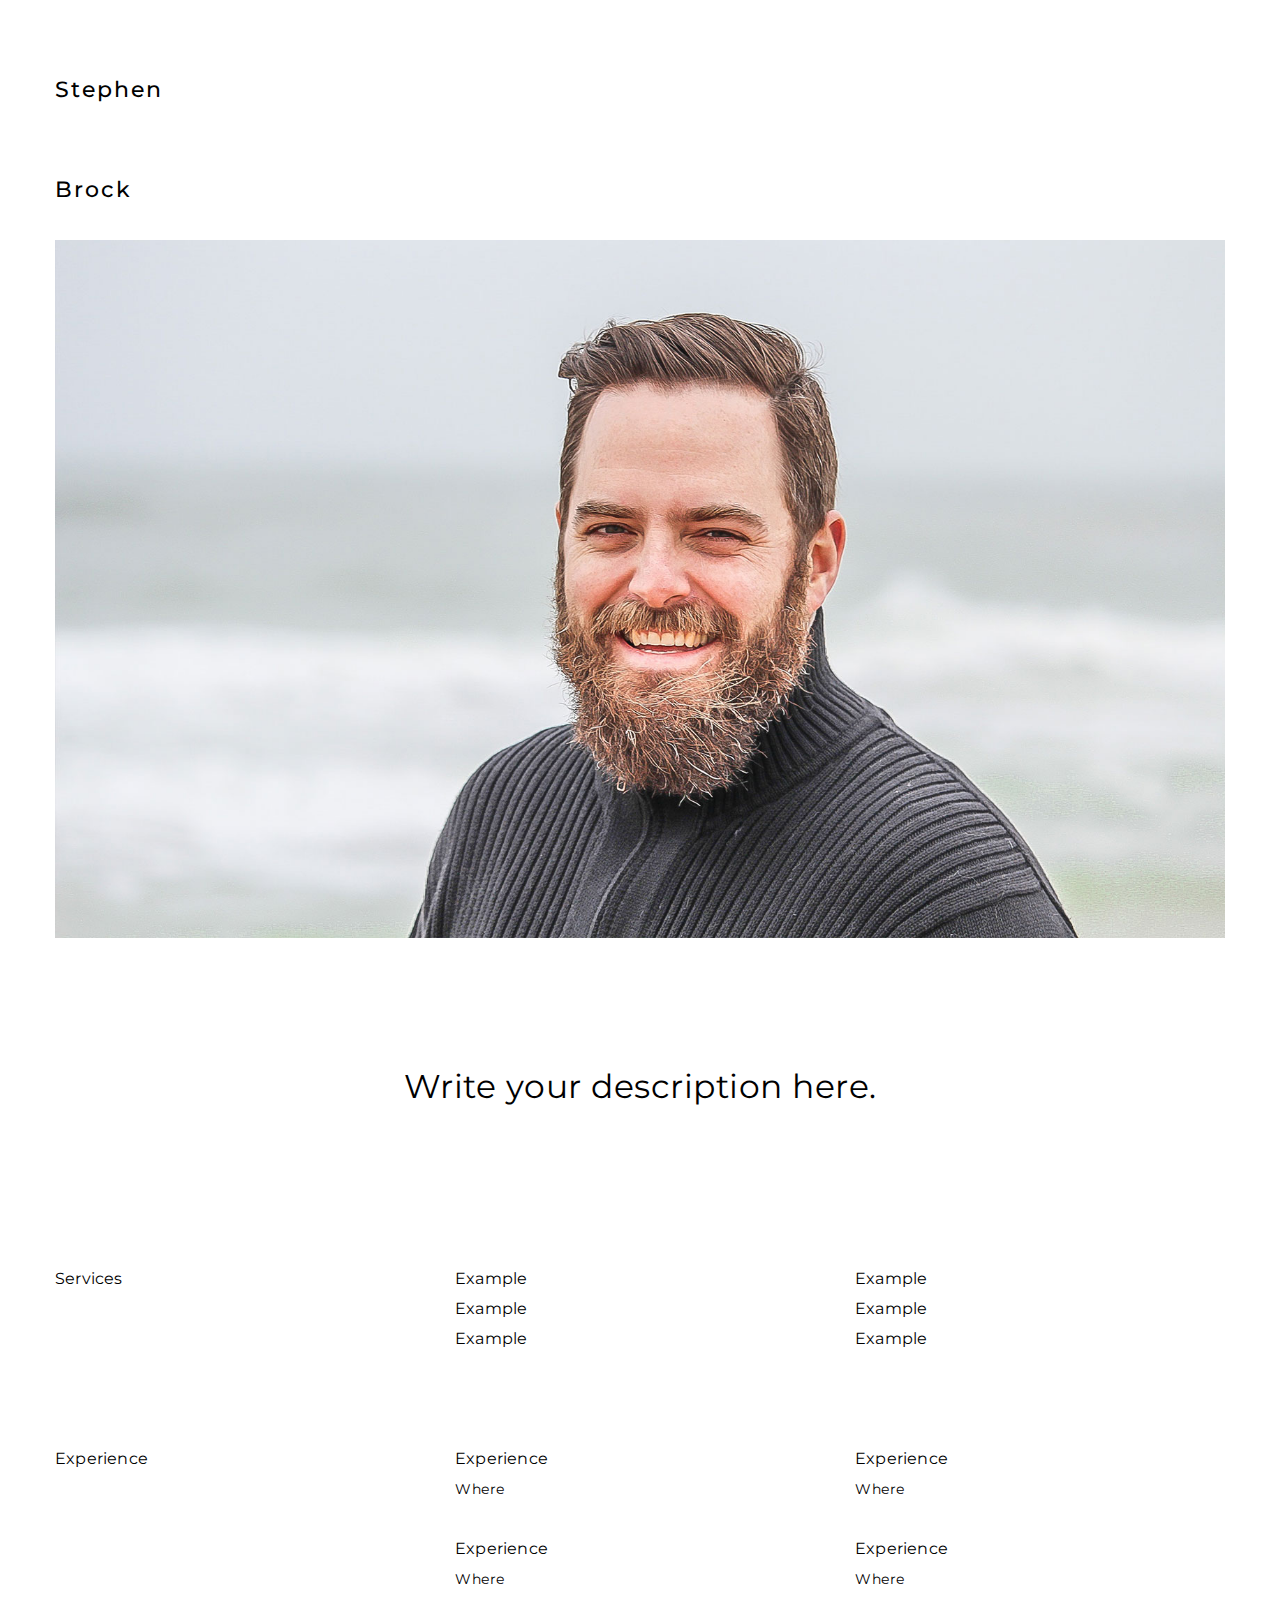
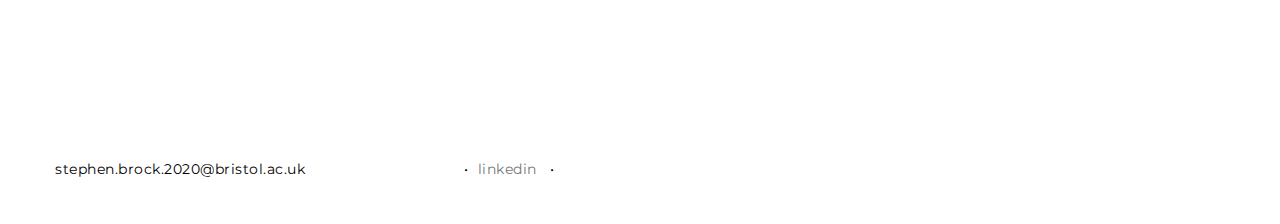
<file: about.html>
<!DOCTYPE html>
<html lang="en-US">

<head>

<!-- Meta Tags -->
<meta http-equiv="Content-Type" content="text/html; charset=UTF-8" />

<meta name="description" content=""/>
<title>About - Name</title>   

<!-- Mobile Specifics -->
<meta name="viewport" content="width=device-width, initial-scale=1.0">
<meta name="HandheldFriendly" content="true"/>
<meta name="MobileOptimized" content="320"/>   

<!-- Bootstrap -->
<link href="assets/css/bootstrap.min.css" rel="stylesheet">

<!-- Main Style -->
<link href="assets/css/main.css" rel="stylesheet">

<!-- Responsive -->
<link href="assets/css/responsive.css" rel="stylesheet">

<!-- Google Font -->
<link href='https://fonts.googleapis.com/css?family=Montserrat:400,700' rel='stylesheet' type='text/css'>
<link href='https://fonts.googleapis.com/css?family=Open+Sans:400,600,700&amp;subset=latin,latin-ext,cyrillic' rel='stylesheet' type='text/css'>

<!-- Fav Icon -->
<link rel="shortcut icon" href="#">

<link rel="apple-touch-icon" href="#">
<link rel="apple-touch-icon" sizes="114x114" href="#">
<link rel="apple-touch-icon" sizes="72x72" href="#">
<link rel="apple-touch-icon" sizes="144x144" href="#">

<!-- Modernizr -->
<script src="assets/js/modernizr.js"></script>

<script src="assets/js/header.js"></script>
</head>


<body>

<main-header></main-header>


<section id="single-team" class="container">
    <div class="row">
      <div class="span12">
        <div class="team-img">
          <img src="assets/img/about.jpg" alt="About">
        </div>
      </div>
    </div>
</section>

<br/>

<!-- Start Intro Box -->
<section id="intro-box" class="margin-0">
	<div class="container">
    <div class="row">
        <div class="span12">   
          <h3 class="center">Write your description here.</h3>
        </div> 
      </div>
    </div>
  </section>
<!-- End Intro Box -->

<!-- Services -->
<section id="single-team" class="container">
  <div class="row">
    <div class="span4">
      <div class="team-name">
        <p>Services</p>
      </div>
    </div>
    <div class="span4">
      <div class="team-name">
        Example<br/>
        Example<br/>
        Example
      </div>
    </div>
    <div class="span4">           
      <div class="team-name">
        Example<br/>
        Example<br/>
        Example
      </div>
    </div>
  </div>
</section>
<!-- End Services -->

<br/>
<br/>
      
<!-- Experiences -->
<section id="single-team" class="container">
  <div class="row">
    <div class="span4">
      <div class="team-description">
         <br/>
          <p>Experience</p>
      </div>
    </div>
    <div class="span4">
      <div class="team-name">
        <br/>
        <p>Experience<br/>
        <h7>Where</h7></p>
        <p>Experience<br/>
        <h7>Where</h7></p>
      </div>
    </div>
    <div class="span4">
      <div class="team-name">
        <br/>
        <p>Experience<br/>
        <h7>Where</h7></p>
        <p>Experience<br/>
        <h7>Where</h7></p>
      </div>
    </div>
  </div>
</section>
<!-- End Experiences -->
   
<br/>
<br/>
<br/>

<main-footer></main-footer>

</body>
</html>
</file>
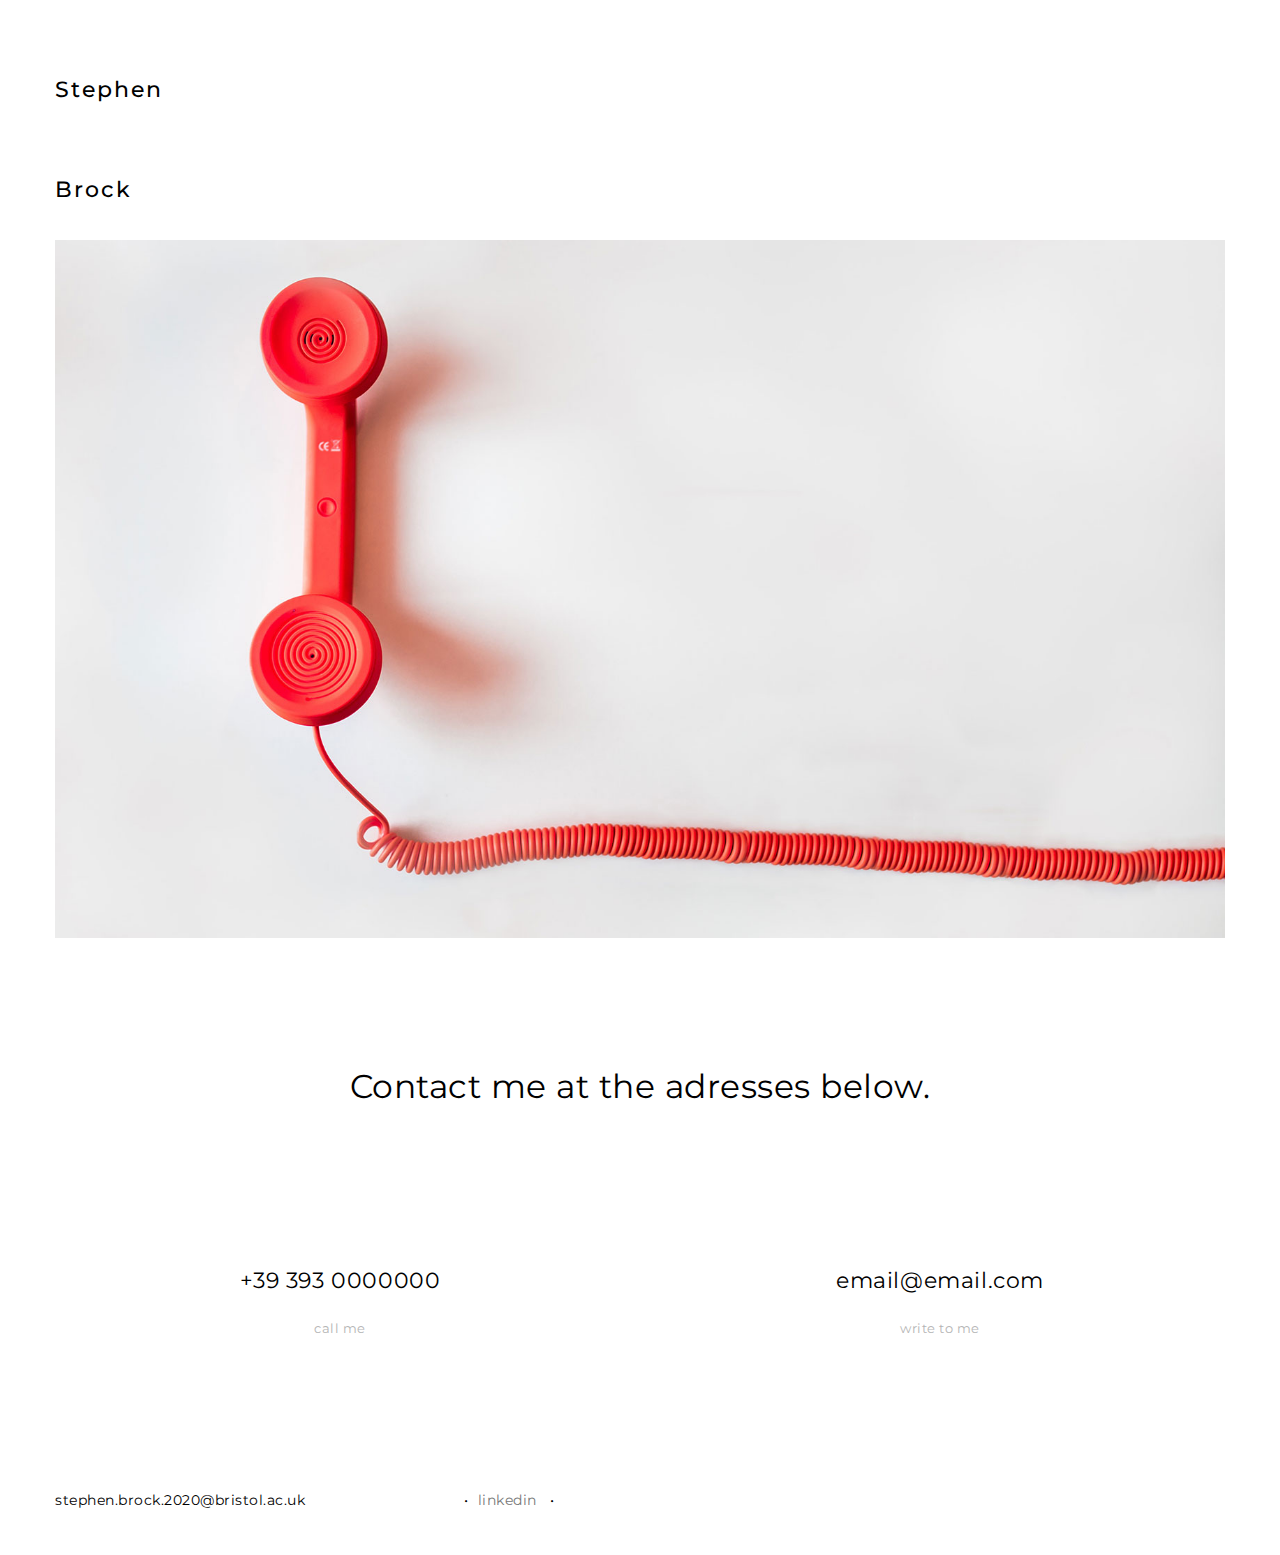
<file: contact.html>
<!DOCTYPE html>
<html lang="en-US">

<head>

<!-- Meta Tags -->
<meta http-equiv="Content-Type" content="text/html; charset=UTF-8" />

<meta name="description" content=""/>
<title>Contacts - Name</title>   

<!-- Mobile Specifics -->
<meta name="viewport" content="width=device-width, initial-scale=1.0">
<meta name="HandheldFriendly" content="true"/>
<meta name="MobileOptimized" content="320"/>   

<!-- Bootstrap -->
<link href="assets/css/bootstrap.min.css" rel="stylesheet">

<!-- Main Style -->
<link href="assets/css/main.css" rel="stylesheet">

<!-- Responsive -->
<link href="assets/css/responsive.css" rel="stylesheet">

<!-- Google Font -->
<link href='https://fonts.googleapis.com/css?family=Montserrat:400,700' rel='stylesheet' type='text/css'>
<link href='https://fonts.googleapis.com/css?family=Open+Sans:400,600,700&amp;subset=latin,latin-ext,cyrillic' rel='stylesheet' type='text/css'>

<!-- Fav Icon -->
<link rel="shortcut icon" href="#">

<link rel="apple-touch-icon" href="#">
<link rel="apple-touch-icon" sizes="114x114" href="#">
<link rel="apple-touch-icon" sizes="72x72" href="#">
<link rel="apple-touch-icon" sizes="144x144" href="#">

<!-- Modernizr -->
<script src="assets/js/modernizr.js"></script>

<script src="assets/js/header.js"></script>

</head>


<body>

<main-header></main-header>

<section id="single-team" class="container">
    <div class="row">
        <div class="span12">
    	    <div class="team-img">
                <img src="assets/img/contact.jpg" alt="Contacts">
            </div>
        </div>
    </div>
</section>

<br/>

<!-- Start Intro Box -->
<section id="intro-box" class="margin-0">
	<div class="container">
        <div class="row">
            <div class="span12">     
                <h3 class="center">Contact me at the adresses below.</h3>
            </div> 
        </div>
    </div>
</section>
<!-- End Intro Box -->

<section id="single-team" class="container">
    <div class="row">
        <div class="span6">
            <h3>+39 393 0000000</h3>
            <h6>call me</h6>
        </div>
        <div class="span6">
            <h3>email@email.com</h3>
            <h6>write to me</h6>
      
            <br/>
            <br/>
            <br/>
        </div>
    </div>
</section>

<main-footer></main-footer>

</body>
</html>
</file>
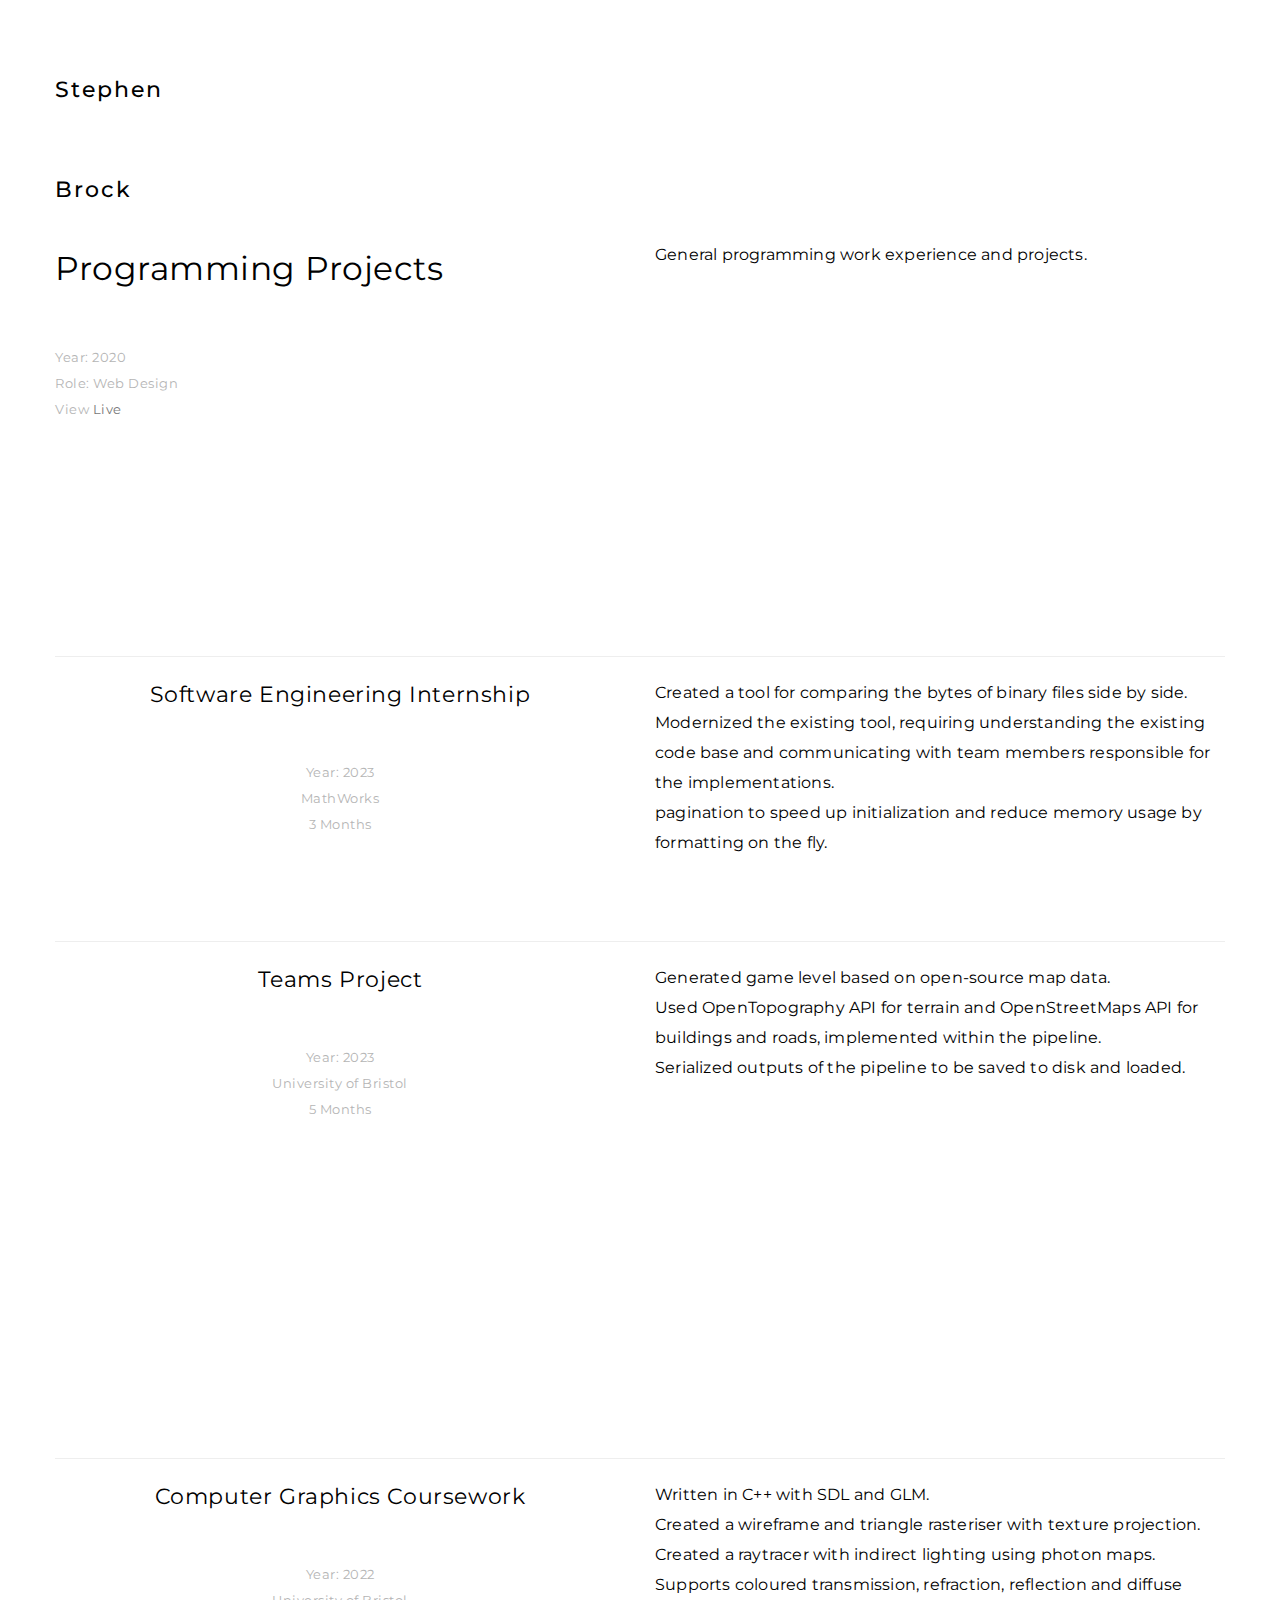
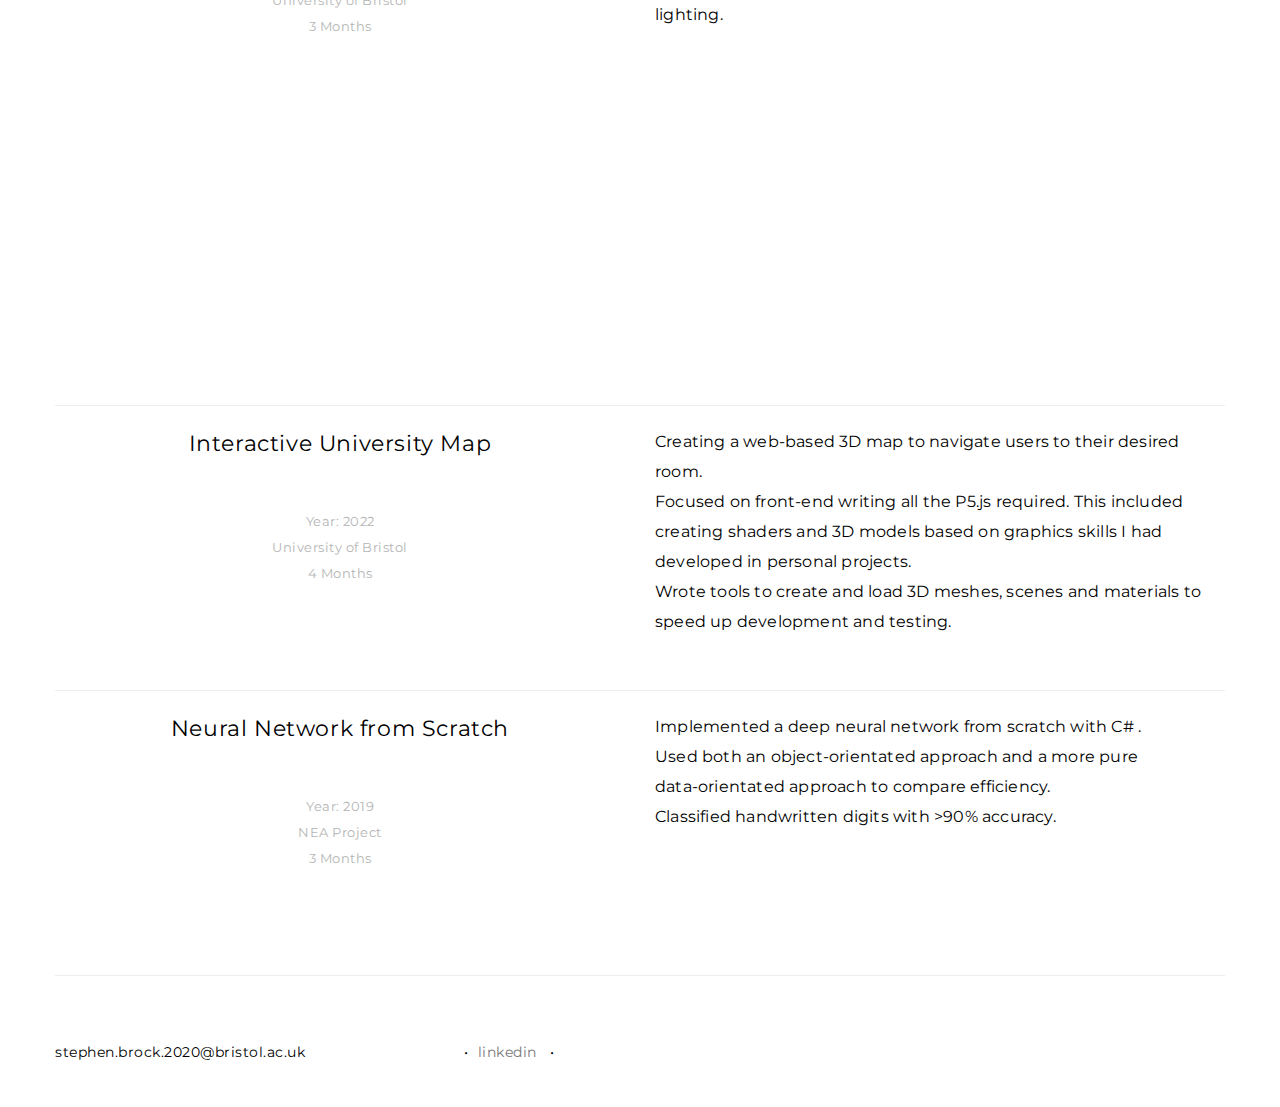
<file: programming.html>
<!DOCTYPE html>
<html lang="en-US">

<head>

<!-- Meta Tags -->
<meta http-equiv="Content-Type" content="text/html; charset=UTF-8" />

<meta name="description" content=""/>
<title>Programming - Stephen</title>   

<!-- Mobile Specifics -->
<meta name="viewport" content="width=device-width, initial-scale=1.0">
<meta name="HandheldFriendly" content="true"/>
<meta name="MobileOptimized" content="320"/>   

<!-- Bootstrap -->
<link href="assets/css/bootstrap.min.css" rel="stylesheet">

<!-- Main Style -->
<link href="assets/css/main.css" rel="stylesheet">

<!-- Responsive -->
<link href="assets/css/responsive.css" rel="stylesheet">

<!-- Google Font -->
<link href='https://fonts.googleapis.com/css?family=Montserrat:400,700' rel='stylesheet' type='text/css'>
<link href='https://fonts.googleapis.com/css?family=Open+Sans:400,600,700&amp;subset=latin,latin-ext,cyrillic' rel='stylesheet' type='text/css'>

<!-- Fav Icon -->
<link rel="shortcut icon" href="#">

<link rel="apple-touch-icon" href="#">
<link rel="apple-touch-icon" sizes="114x114" href="#">
<link rel="apple-touch-icon" sizes="72x72" href="#">
<link rel="apple-touch-icon" sizes="144x144" href="#">

<!-- Modernizr -->
<script src="assets/js/modernizr.js"></script>
<script src="assets/js/header.js"></script>
</head>


<body>

<main-header></main-header>

<section id="single-team" class="container">

<!-- Start Intro Box -->
<section id="intro-box" class="margin-0">
	<div class="container">
        <div class="row">
            <div class="span6">
                <h3>Programming Projects</h3>
                <br/>
                <h6><p>Year: 2020<br/> <br/> 
                Role: Web Design<br/> <br/>
                View <a href="" target="_blank">Live</a></p></h6>
                <br/><br/>
            </div> 
            <div class="span6">
                <p>General programming work experience and projects.</p>
            </div> 
        </div>
    </div>
</section>
<!-- End Intro Box -->

<hr>
      
<!-- MathWorks -->
<section class="margin-0">
    <div class="container">
        <div class="row">
            <div class="span6">
                <h3>Software Engineering Internship</h3>
                <br />
                <h6>
                    <p>Year: 2023<br /> <br />
                        MathWorks <br/> <br />
                        3 Months</p>
                </h6>
                <br /><br />
            </div>
            <div class="span6">
                <p>Created a tool for comparing the bytes of binary files side by side. <br />
                Modernized the existing tool, requiring understanding the existing code base and communicating with team members
                responsible for the implementations. <br />
                pagination to speed up initialization and reduce memory usage by formatting on the fly.</p>
            </div>
        </div>
    </div>
</section>
<!-- End MathWorks -->

<hr>

<!-- Teams Project -->
<section class="margin-0">
    <div class="container">
        <div class="row">
            <div class="span6">
                <h3>Teams Project</h3>
                <br />
                <h6>
                    <p>Year: 2023<br /> <br />
                        University of Bristol <br /> <br />
                        5 Months</p>
                </h6>
                <br /><br />
            </div>
            <div class="span6">
                <p> 
                    Generated game level based on open‑source map data. <br />
                    Used OpenTopography API for terrain and OpenStreetMaps API for buildings and roads, implemented within the pipeline. <br />
                    Serialized outputs of the pipeline to be saved to disk and loaded. <br />
                </p>
                <iframe width="560" height="315" src="https://www.youtube-nocookie.com/embed/2H-Qpqbo92M?si=d3PxyvwllVj8uDAB"
                    title="YouTube video player" frameborder="0"
                    allow="accelerometer; autoplay; clipboard-write; encrypted-media; gyroscope; picture-in-picture; web-share"
                    allowfullscreen></iframe>
            </div>
        </div>
    </div>
</section>

<!-- End Teams Project -->

<hr>

<!-- Teams Project -->

<section class="margin-0">
    <div class="container">
        <div class="row">
            <div class="span6">
                <h3>Computer Graphics Coursework</h3>
                <br />
                <h6>
                    <p>Year: 2022<br /> <br />
                        University of Bristol <br /> <br />
                        3 Months</p>
                </h6>
                <br /><br />
            </div>
            <div class="span6">
                <p>
                    Written in C++ with SDL and GLM. <br />
                    Created a wireframe and triangle rasteriser with texture projection. <br />
                    Created a raytracer with indirect lighting using photon maps. Supports coloured transmission, refraction, reflection and diffuse lighting. <br />
                </p>
                <iframe width="560" height="315" src="https://www.youtube-nocookie.com/embed/oaaO2hCJNBQ?si=ZkJApEI7ingRvQ_b"
                    title="YouTube video player" frameborder="0"
                    allow="accelerometer; autoplay; clipboard-write; encrypted-media; gyroscope; picture-in-picture; web-share"
                    allowfullscreen></iframe>
            </div>
        </div>
    </div>
</section>

<!-- End Teams Project -->

<hr>

<!-- SPE -->
<section class="margin-0">
    <div class="container">
        <div class="row">
            <div class="span6">
                <h3>Interactive University Map</h3>
                <br />
                <h6>
                    <p>Year: 2022<br /> <br />
                        University of Bristol <br /> <br />
                        4 Months</p>
                </h6>
                <br /><br />
            </div>
            <div class="span6">
                <p>
                    Creating a web‑based 3D map to navigate users to their desired room. <br/>
                    Focused on front‑end writing all the P5.js required. This included creating shaders and 3D models based on graphics skills I had developed in personal projects. <br />
                    Wrote tools to create and load 3D meshes, scenes and materials to speed up development and testing.
                </p>
            </div>
        </div>
    </div>
</section>
<!-- End SPE -->

<hr><!-- SPE -->
<section class="margin-0">
    <div class="container">
        <div class="row">
            <div class="span6">
                <h3>Neural Network from Scratch</h3>
                <br />
                <h6>
                    <p>Year: 2019<br /> <br />
                        NEA Project <br /> <br />
                        3 Months</p>
                </h6>
                <br /><br />
            </div>
            <div class="span6">
                <p>
                    Implemented a deep neural network from scratch with C# . <br />
                    Used both an object‑orientated approach and a more pure data‑orientated approach to compare efficiency. <br />
                    Classified handwritten digits with >90% accuracy. <br />
                </p>
            </div>
        </div>
    </div>
</section>
<!-- End SPE -->

<hr>



<main-footer></main-footer>

</body>
</html>
</file>
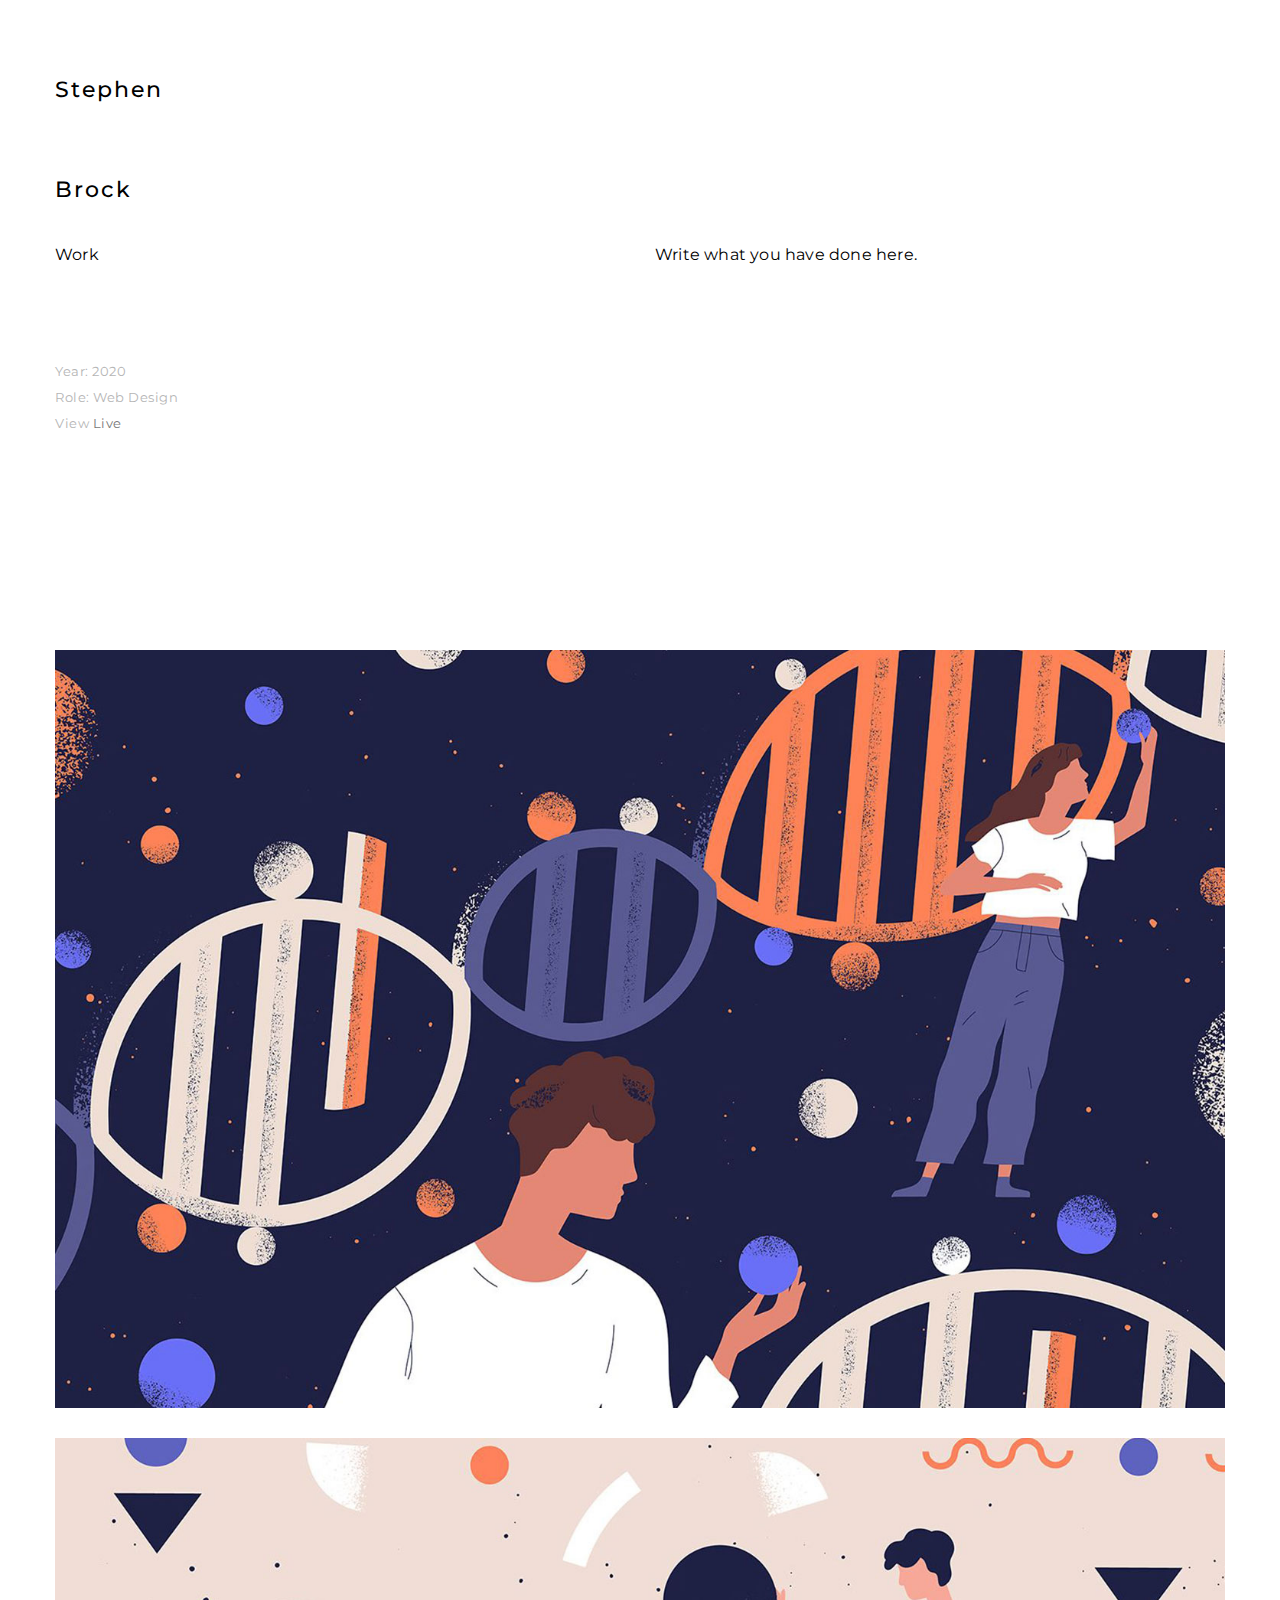
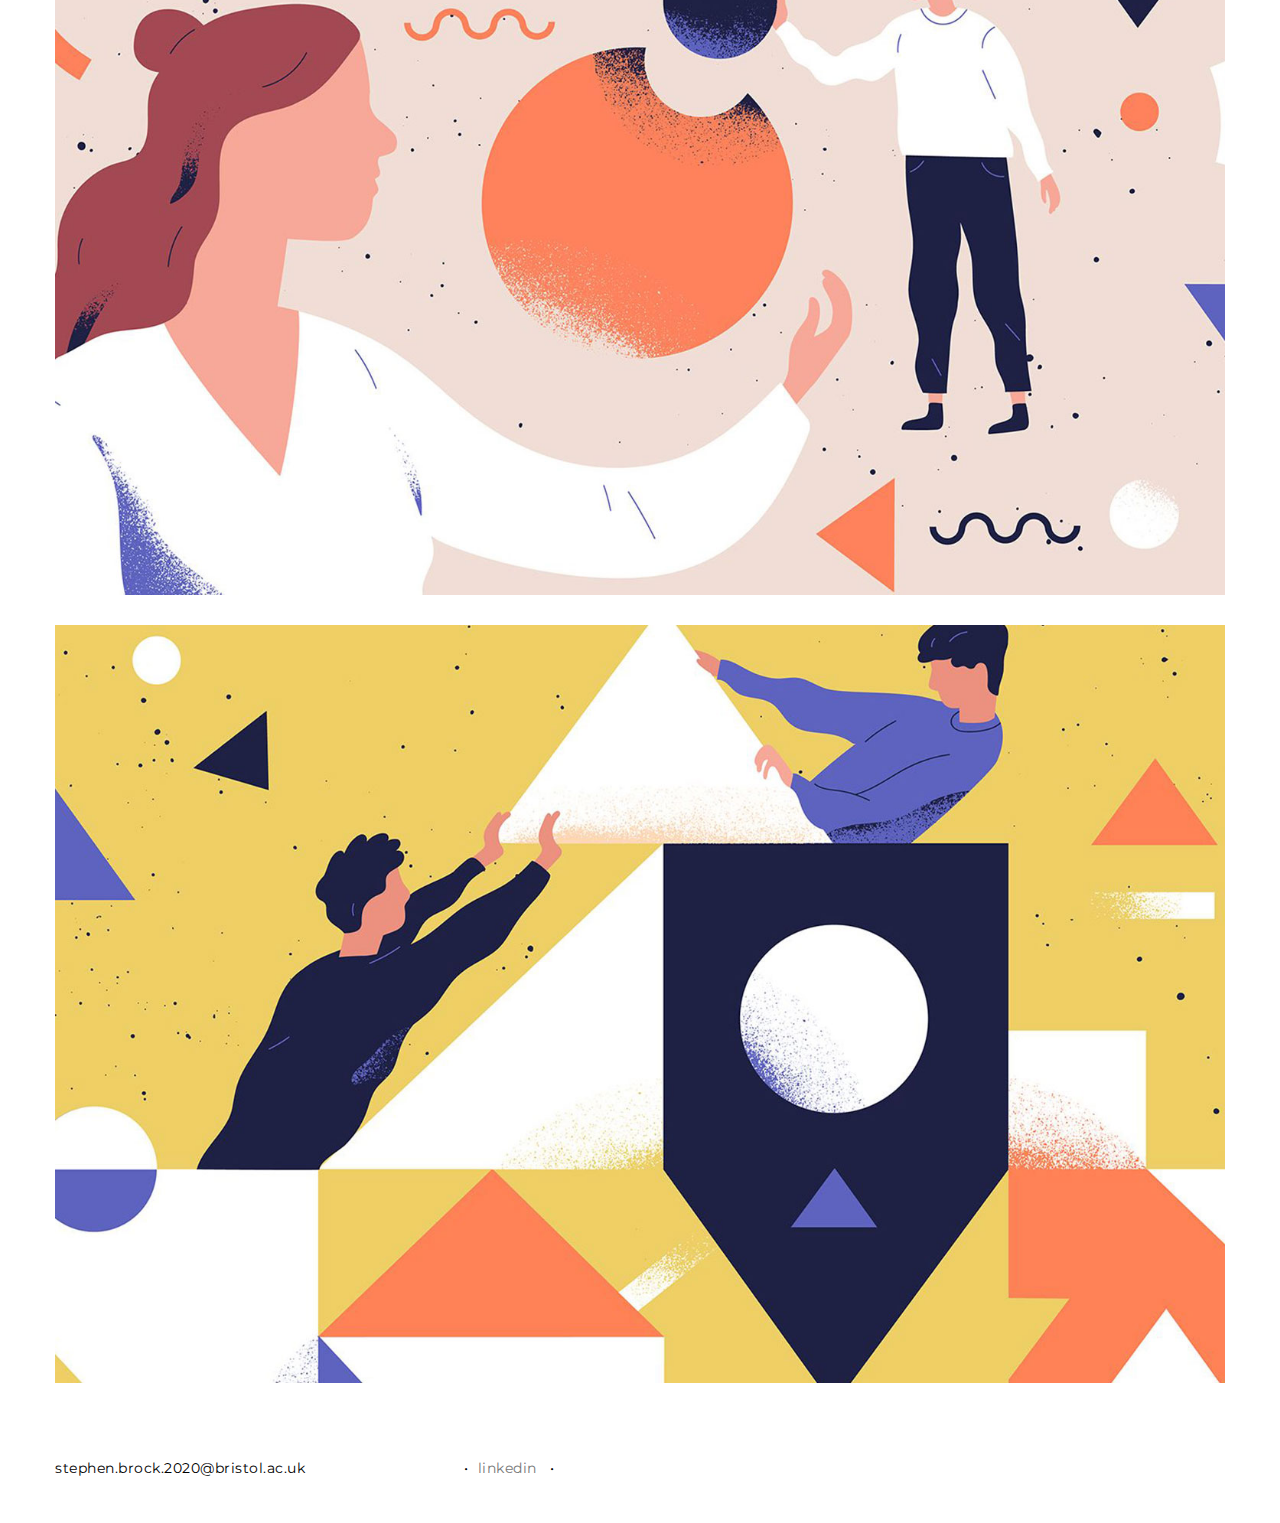
<file: shaders.html>
<!DOCTYPE html>
<html lang="en-US">

<head>

<!-- Meta Tags -->
<meta http-equiv="Content-Type" content="text/html; charset=UTF-8" />

<meta name="description" content=""/>
<title>Work - Name</title>   

<!-- Mobile Specifics -->
<meta name="viewport" content="width=device-width, initial-scale=1.0">
<meta name="HandheldFriendly" content="true"/>
<meta name="MobileOptimized" content="320"/>   

<!-- Bootstrap -->
<link href="assets/css/bootstrap.min.css" rel="stylesheet">

<!-- Main Style -->
<link href="assets/css/main.css" rel="stylesheet">

<!-- Responsive -->
<link href="assets/css/responsive.css" rel="stylesheet">

<!-- Google Font -->
<link href='https://fonts.googleapis.com/css?family=Montserrat:400,700' rel='stylesheet' type='text/css'>
<link href='https://fonts.googleapis.com/css?family=Open+Sans:400,600,700&amp;subset=latin,latin-ext,cyrillic' rel='stylesheet' type='text/css'>

<!-- Fav Icon -->
<link rel="shortcut icon" href="#">

<link rel="apple-touch-icon" href="#">
<link rel="apple-touch-icon" sizes="114x114" href="#">
<link rel="apple-touch-icon" sizes="72x72" href="#">
<link rel="apple-touch-icon" sizes="144x144" href="#">

<!-- Modernizr -->
<script src="assets/js/modernizr.js"></script>
<script src="assets/js/header.js"></script>
</head>


<body>

<main-header></main-header>

<section id="single-team" class="container">

<!-- Start Intro Box -->
<section id="intro-box" class="margin-0">
	<div class="container">
        <div class="row">
            <div class="span6">
                <p>Work<p>
                <br/>
                <h6><p>Year: 2020<br/> <br/> 
                Role: Web Design<br/> <br/>
                View <a href="" target="_blank">Live</a></p></h6>
                <br/><br/>
            </div> 
            <div class="span6">
                <p>Write what you have done here.</p>
            </div> 
        </div>
    </div>
</section>
<!-- End Intro Box -->
      
<!-- Images -->
<section id="single-team" class="container">
    <div class="row">
        <div class="span12">
    	    <div class="team-img">
                <img src="assets/img/home1.jpg" alt="">
            </div>
        </div>
    <div class="span12">
    	<div class="team-img">
            <img src="assets/img/home2.jpg" alt="">
        </div>
    </div>
    <div class="span12">
    	<div class="team-img">
            <img src="assets/img/home4.jpg" alt="">
        </div>
    </div>
</section>
<!-- End Images -->

<main-footer></main-footer>

</body>
</html>
</file>
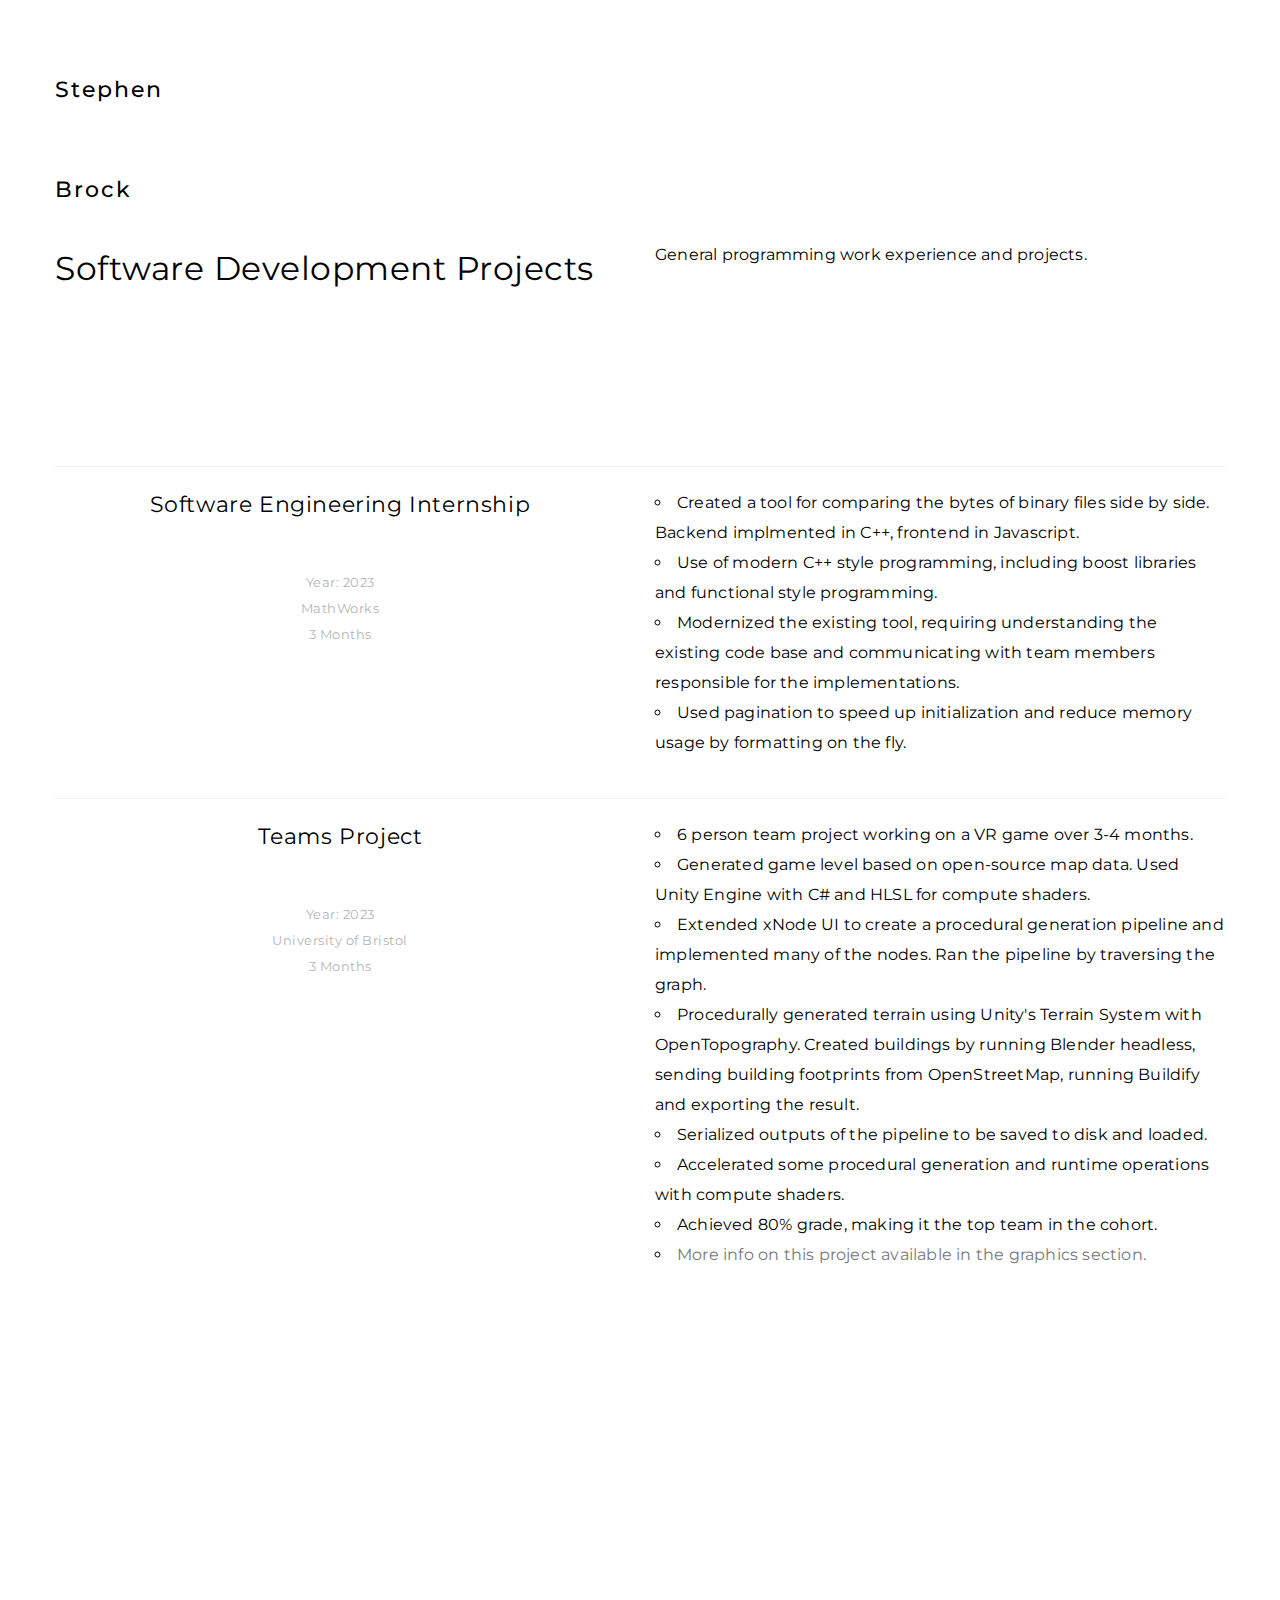
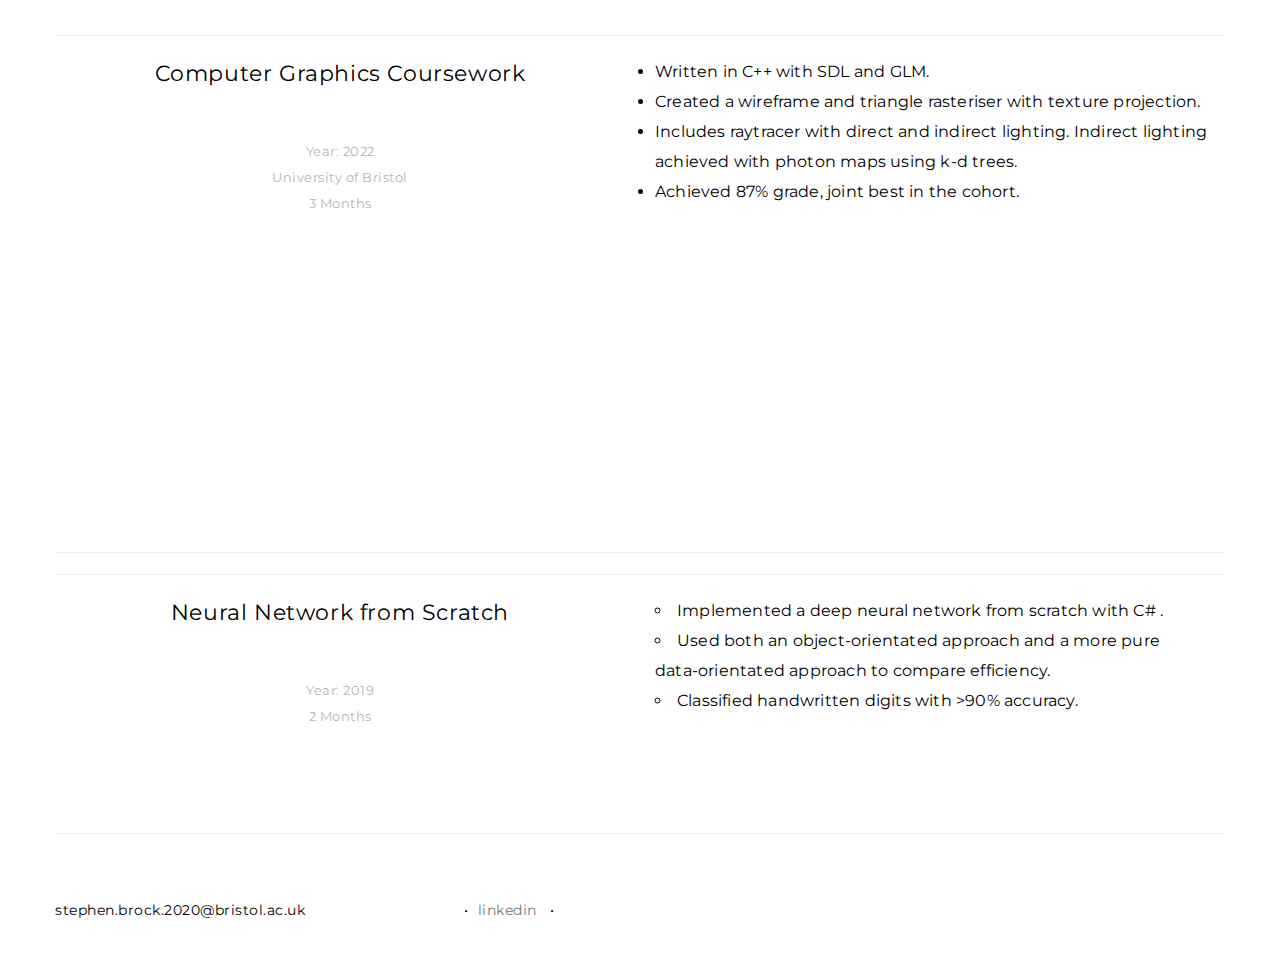
<file: software.html>
<!DOCTYPE html>
<html lang="en-US">

<head>

<!-- Meta Tags -->
<meta http-equiv="Content-Type" content="text/html; charset=UTF-8" />

<meta name="description" content=""/>
<title>Software Development - Stephen</title>   

<!-- Mobile Specifics -->
<meta name="viewport" content="width=device-width, initial-scale=1.0">
<meta name="HandheldFriendly" content="true"/>
<meta name="MobileOptimized" content="320"/>   

<!-- Bootstrap -->
<link href="assets/css/bootstrap.min.css" rel="stylesheet">

<!-- Main Style -->
<link href="assets/css/main.css" rel="stylesheet">

<!-- Responsive -->
<link href="assets/css/responsive.css" rel="stylesheet">

<!-- Google Font -->
<link href='https://fonts.googleapis.com/css?family=Montserrat:400,700' rel='stylesheet' type='text/css'>
<link href='https://fonts.googleapis.com/css?family=Open+Sans:400,600,700&amp;subset=latin,latin-ext,cyrillic' rel='stylesheet' type='text/css'>

<!-- Fav Icon -->
<link rel="shortcut icon" href="#">

<link rel="apple-touch-icon" href="#">
<link rel="apple-touch-icon" sizes="114x114" href="#">
<link rel="apple-touch-icon" sizes="72x72" href="#">
<link rel="apple-touch-icon" sizes="144x144" href="#">

<!-- Modernizr -->
<script src="assets/js/modernizr.js"></script>
<script src="assets/js/header.js"></script>
</head>


<body>

<main-header></main-header>

<section id="single-team" class="container">

<!-- Start Intro Box -->
<section id="intro-box" class="margin-0">
	<div class="container">
        <div class="row">
            <div class="span6">
                <h3>Software Development Projects</h3>
            </div> 
            <div class="span6">
                <p>General programming work experience and projects.</p>
            </div> 
        </div>
    </div>
</section>
<!-- End Intro Box -->

<hr>
      
<!-- MathWorks -->
<section class="margin-0">
    <div class="container">
        <div class="row">
            <div class="span6">
                <h3>Software Engineering Internship</h3>
                <br />
                <h6>
                    <p>Year: 2023<br /> <br />
                        MathWorks <br/> <br />
                        3 Months</p>
                </h6>
                <br /><br />
            </div>
            <div class="span6">
                <ul>
                    <li>Created a tool for comparing the bytes of binary files side by side. Backend implmented in C++, frontend in Javascript.</li>
                    <li>Use of modern C++ style programming, including boost libraries and functional style programming. </li>
                    <li>Modernized the existing tool, requiring understanding the existing code base and communicating with team members
                    responsible for the implementations.</li>
                    <li>Used pagination to speed up initialization and reduce memory usage by formatting on the fly.</li>
            </div>
        </div>
    </div>
</section>
<!-- End MathWorks -->

<hr>

<!-- Teams Project -->
<section class="margin-0">
    <div class="container">
        <div class="row">
            <div class="span6">
                <h3>Teams Project</h3>
                <br />
                <h6>
                    <p>Year: 2023<br /> <br />
                        University of Bristol <br /> <br />
                        3 Months</p>
                </h6>
                <br /><br />
            </div>
            <div class="span6">
                <ul> 
                    <li>6 person team project working on a VR game over 3-4 months. </li>
                    <li>Generated game level based on open‑source map data. Used Unity Engine with C# and HLSL for compute shaders.</li>
                    <li>Extended xNode UI to create a procedural generation pipeline and implemented many of the nodes. Ran the pipeline by traversing the graph. </li>
                    <li>Procedurally generated terrain using Unity's Terrain System with OpenTopography. Created buildings by running
                        Blender headless, sending building footprints from OpenStreetMap, running Buildify and exporting the result.</li>
                    <li>Serialized outputs of the pipeline to be saved to disk and loaded. </li>
                    <li>Accelerated some procedural generation and runtime operations with compute shaders. </li>
                    <li>Achieved 80% grade, making it the top team in the cohort. </li>
                    <li><a href=graphics.html>More info on this project available in the graphics section.</a> </li>
                </ul>
                <iframe width="560" height="315" src="https://www.youtube-nocookie.com/embed/2H-Qpqbo92M?si=d3PxyvwllVj8uDAB"
                    title="YouTube video player" frameborder="0"
                    allow="accelerometer; autoplay; clipboard-write; encrypted-media; gyroscope; picture-in-picture; web-share"
                    allowfullscreen></iframe>
            </div>
        </div>
    </div>
</section>

<!-- End Teams Project -->

<hr>

<!-- Graphics Project -->

<section class="margin-0">
    <div class="container">
        <div class="row">
            <div class="span6">
                <h3>Computer Graphics Coursework</h3>
                <br />
                <h6>
                    <p>Year: 2022<br /> <br />
                        University of Bristol <br /> <br />
                        3 Months</p>
                </h6>
                <br /><br />
            </div>
            <div class="span6">
                <ulz>
                    <li>Written in C++ with SDL and GLM. </li>
                    <li>Created a wireframe and triangle rasteriser with texture projection. </li>
                    <li>Includes raytracer with direct and indirect lighting. Indirect lighting achieved with photon maps using k-d trees. </li>
                    <li>Achieved 87% grade, joint best in the cohort. </li>
                </ul>
                <iframe width="560" height="315" src="https://www.youtube-nocookie.com/embed/oaaO2hCJNBQ?si=ZkJApEI7ingRvQ_b"
                    title="YouTube video player" frameborder="0"
                    allow="accelerometer; autoplay; clipboard-write; encrypted-media; gyroscope; picture-in-picture; web-share"
                    allowfullscreen></iframe>
            </div>
        </div>
    </div>
</section>

<!-- End Graphics Project -->

<hr>

<!-- SPE -->
<!-- <section class="margin-0">
    <div class="container">
        <div class="row">
            <div class="span6">
                <h3>Interactive University Map</h3>
                <br />
                <h6>
                    <p>Year: 2022<br /> <br />
                        University of Bristol <br /> <br />
                        4 Months</p>
                </h6>
                <br /><br />
            </div>
            <div class="span6">
                <p>
                    Creating a web‑based 3D map to navigate users to their desired room. <br/>
                    Focused on front‑end writing all the P5.js required. This included creating shaders and 3D models based on graphics skills I had developed in personal projects. <br />
                    Wrote tools to create and load 3D meshes, scenes and materials to speed up development and testing.
                </p>
            </div>
        </div>
    </div>
</section> -->
<!-- End SPE -->

<hr><!-- EPQ -->
<section class="margin-0">
    <div class="container">
        <div class="row">
            <div class="span6">
                <h3>Neural Network from Scratch</h3>
                <br />
                <h6>
                    <p>Year: 2019<br /> <br />
                        2 Months</p>
                </h6>
                <br /><br />
            </div>
            <div class="span6">
                <ul>
                    <li>Implemented a deep neural network from scratch with C# . </li>
                    <li>Used both an object‑orientated approach and a more pure data‑orientated approach to compare efficiency. </li>
                    <li>Classified handwritten digits with >90% accuracy. </li>
                </ul>
            </div>
        </div>
    </div>
</section>
<!-- End EPQ -->

<hr>



<main-footer></main-footer>

</body>
</html>
</file>
<file: assets/css/main.css>
/* ==================================================
   Basic Styles
================================================== */

html{
	width:100%;
	font-size: 100%; 
	-webkit-text-size-adjust: 100%; 
	-ms-text-size-adjust: 100%;
}

body{
	background:#fff;
	color:#000;
	font-weight:400;
	font-size:16px;
	font-family: 'Montserrat', sans-serif;
	line-height:30px;
	letter-spacing: 0.2px;
}


a{
	color:#777;
	font-weight: 400;
	text-decoration: none;
	cursor: pointer;
	
	-webkit-transition: color 0.15s ease-in-out 0s;	
	   -moz-transition: color 0.15s ease-in-out 0s;
		 -o-transition: color 0.15s ease-in-out 0s;
		    transition: color 0.15s ease-in-out 0s;
}

a:hover,
a:active,
a:focus{
	outline: 0;
	color:#000;
	text-decoration:none;
}

a img {
	border: none;
}

a > img {
	vertical-align: bottom;	
}

img {
	max-width: none;	
}

p {
	margin: 0 0 30px;
}

ul {
    margin: 0 0 20px 0px;
    padding: 0;
}

ul {
	list-style: circle inside;
}

li {
	line-height: 30px;
}

input::input-placeholder,
textarea::input-placeholder {
	color: #BCBCC4;
	opacity: 1;
}

/* ==================================================
   Typography
================================================== */

h3,
h6{
	margin:0 0 20px 0;
	color:#000;
	font-weight:400;
	font-family: 'Montserrat', sans-serif;
	line-height:1.5em;
}

h3{
	font-size:22px;
	color:#000;
	letter-spacing: 0.6px;
	text-align:center;
	font-weight:400;

}

h6{
	font-size:13px;
	font-weight:400;
	line-height:1em;
	color:#B5B5B5;
	text-align:center;
	letter-spacing: 0.5px;
	padding-top: 5px;
	
}



h7{
	font-size:14px;
	font-weight:400;
	letter-spacing: 1px;
	color:#000;
	letter-spacing: 0.5px;
	text-align:center;
	line-height:1.6em;
	
}


/* ==================================================
   Margin Bottom Sets
================================================== */

.margin-0{
	margin-bottom:0 !important;
}


/* ==================================================
   Header
================================================== */

header {
	background:transparent;
	position: static;
	width: 100%;
	height: 100px;
	z-index: 1001;
	padding-top:40px;
	padding-bottom: 40px;
}

header #logo a {
	color: #000;
	font-family: 'Montserrat', sans-serif;
	font-size: 22px;
	font-weight: 500;
	line-height: 100px;
	letter-spacing: 2px;
}

header #logo a:hover {
	color: #777;	
}



/* Navigation */

nav#menu {
	float: right;
}

nav#menu #menu-nav {
	margin: 0;
	padding: 0;
}

nav#menu #menu-nav li {
	position: relative;	
	list-style: none;
	float: left;
	padding: 0 30px;
	
}

nav#menu #menu-nav li a {
	color: #000;
	font-family: 'Montserrat', sans-serif;
	font-size: 16px;
	font-weight: 500;
	line-height: 100px;
	display: block;
	letter-spacing: 0.2px;
}

nav#menu #menu-nav li:last-child {
	padding-right: 0;
}

nav#menu #menu-nav li a:hover {
	color: #777;
}

/* ==================================================
   Intro Box
================================================== */

#intro-box {
	position: relative;
	background:transparent;
	padding: 60px 0 130px;
	text-align:center;
	
	
}

#intro-box h3 {
	color: #000;
	font-family: 'Montserrat', sans-serif;
	font-size: 33px;
    font-weight: 400;
	line-height: 1.7;
	letter-spacing: 0.5px;
	text-align: start;
	
}

#intro-box p {
	text-align: start;
}

#intro-box .center {
	text-align: center;
}

/* ==================================================
   Team People / Single Team
================================================== */

/* Single Team Page */

#single-team .team-img {
	margin-bottom: 30px;	
}

#single-team .team-img img {
	width: 100%;
}


/* ==================================================
   Portfolio
================================================== */

#portfolio img {
	width: 100%;	
}

#projects {
	margin: 0;
	padding: 0;
}

#projects li {
	list-style: none;
	margin-bottom: 30px;
}

.item-project {
	position: relative;
	overflow: hidden;	
}

.item-project:hover img,
.item-project:active img {
	opacity:.55
}

/* ==================================================
   Footer
================================================== */

footer {
	position: relative;
	background: transparent;	
	padding: 40px 0 40px;
	margin-bottom: 0px;
}

/* ==================================================
   Footer Widgets
================================================== */

footer.footer-widgets .widget {
	margin-bottom: 0;	
}

footer.footer-widgets {
	color: #777;
	font-size: 20x;
}

footer.footer-widgets a {
	color: #777;	
}

footer.footer-widgets a:hover {
	color: #000;
}
</file>
<file: assets/css/responsive.css>
@media (min-width: 980px) and (max-width: 1199px) {
	
	/* Portfolio */

	#portfolio-projects li {
		margin-bottom: 20px;
	}
}

@media (min-width: 768px) and (max-width: 979px) {
	
	header {
		position: relative;	
	}
	
	/* Header */
	
	header {
		height: 60px;	
	}
	
	header #logo a {
		font-size: 24px;
		line-height: 60px;	
	}
	
	#mobile-nav {
    	display: block;
		float: right;
	}
	
	/* Intro Box */
	
	#intro-box h3 {
		font-size: 28px;	
	}
	
	/* Team */
	
	#single-team .span6 {
		width: 724px;	
	}

}

@media (min-width: 481px) and (max-width: 767px) {
	
	header {
		position: relative;	
	}
	
	/* Common Fix */
	
	header,
	#intro-box,
	footer {
		margin-left: -20px;
    	margin-right: -20px;
    	padding-left: 20px;
    	padding-right: 20px;	
	}
	
	/* Header */
	
	header {
		height: 60px;	
	}
	
	header #logo a {
		font-size: 24px;
		line-height: 60px;	
	}
	
	header .span2 {
		float: left;
		width: 80%;	
	}
	
	header .span10 {
		float: left;
		width: 20%;	
	}
	
	#mobile-nav {
    	display: block;
		float: right;
	}
	
	/* Intro Box */
	
	#intro-box h3 {
		font-size: 28px;	
	}
	
	/* Footer Widgets */
	
	footer.footer-widgets .widget {
		margin-bottom: 30px;	
	}
	
	footer.footer-widgets .widget:last-child {
		margin-bottom: 0;	
	}
}

@media (max-width: 480px) {
	
	header {
		position: relative;	
	}
	
	/* Common Fix */
	
	header,
	#intro-box,
	footer {
		margin-left: -20px;
    	margin-right: -20px;
    	padding-left: 20px;
    	padding-right: 20px;	
	}
	
	/* Header */
	
	header {
		height: 60px;	
	}
	
	header #logo a {
		font-size: 24px;
		line-height: 60px;	
	}
	
	header .span2 {
		float: left;
		width: 80%;	
	}
	
	header .span10 {
		float: left;
		width: 20%;	
	}
	
	#mobile-nav {
    	display: block;
		float: right;
	}
	
	/* Intro Box */
	
	#intro-box h3 {
		font-size: 24px;	
	}
	
	/* Footer Widgets */
	
	footer.footer-widgets .widget {
		margin-bottom: 30px;	
	}
	
	footer.footer-widgets .widget:last-child {
		margin-bottom: 0;	
	}

	nav#menu #menu-nav li a {
		line-height: 35px;
		}
}

@media (max-width: 320px) {
	
	/* Intro Box */
	
	#intro-box {
		padding-top: 50px;
		padding-bottom: 60px;	
	}
	
	#intro-box h3 {
		font-size: 20px;	
	}
</file>
